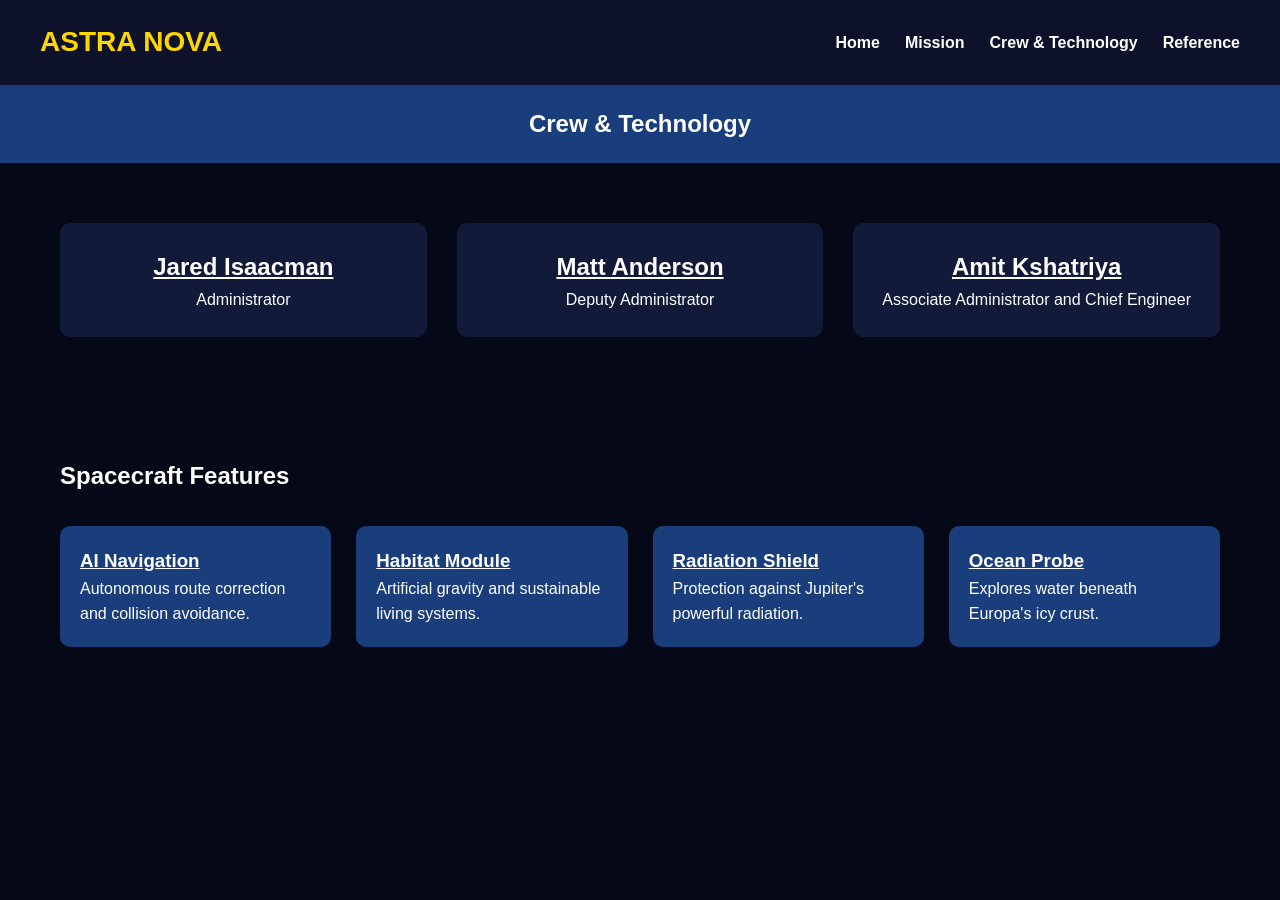
<file: crew.html>
<!DOCTYPE html>
<html lang="en">

<head>
    <meta charset="UTF-8">
    <meta name="viewport" content="width=device-width, initial-scale=1.0">
    <title>Crew & Technology</title>
    <link rel="stylesheet" href="style.css">
</head>

<body>

    <header>
        <div class="logo">ASTRA NOVA</div>

        <nav>
            <ul>
                <li><a href="index.html">Home</a></li>
                <li><a href="mission.html">Mission</a></li>
                <li><a href="crew.html">Crew & Technology</a></li>
                <li><a href="reference.html">Reference</a></li>
            </ul>
        </nav>
    </header>

    <section class="page-header">
        <h1>Crew & Technology</h1>
    </section>

    <section class="crew-grid">       

        <div class="crew-card">
            <h2><a href='https://www.nasa.gov/people/jared-isaacman/' style="color: white;">Jared Isaacman</a></h2>
            <p>Administrator</p>
        </div>

        <div class="crew-card">
            <h2><a href='https://www.nasa.gov/people/matt-anderson/' style="color: white;">Matt Anderson</a></h2>
            <p>Deputy Administrator</p>
        </div>

        <div class="crew-card">
            <h2><a href='https://www.nasa.gov/people/amit-kshatriya/' style="color: white;">Amit Kshatriya</a></h2>
            <p>Associate Administrator and Chief Engineer</p>
        </div>

    </section>

    <section class="content">

        <h2>Spacecraft Features</h2>

        <div class="technology">
           
                <div class="tech-card">
                    <h3> <a href="https://www.nasa.gov/organizations/ocio/dt/super-intelligence/2024-ai-use-cases/" style="color: white;">AI Navigation</a></h3>
                    <p>Autonomous route correction and collision avoidance.</p>
                </div>

                <div class="tech-card">
                    <h3><a href="https://www.nasa.gov/wp-content/uploads/2016/05/8-crusan_habitation_module_tagged.pdf" style="color: white;">Habitat Module</a></h3>
                    <p>Artificial gravity and sustainable living systems.</p>
                </div>

                <div class="tech-card">
                    <h3><a href="https://www.nasa.gov/radiation-protection/" style="color: white;">Radiation Shield</a></h3>
                    <p>Protection against Jupiter's powerful radiation.</p>
                </div>

                <div class="tech-card">
                    <h3><a href="https://science.nasa.gov/earth/explore/the-global-ocean/" style="color: white;">Ocean Probe</a></h3>
                    <p>Explores water beneath Europa's icy crust.</p>
                </div>
           
        </div>

    </section>

    <script src="script.js"></script>

</body>

</html>
</file>
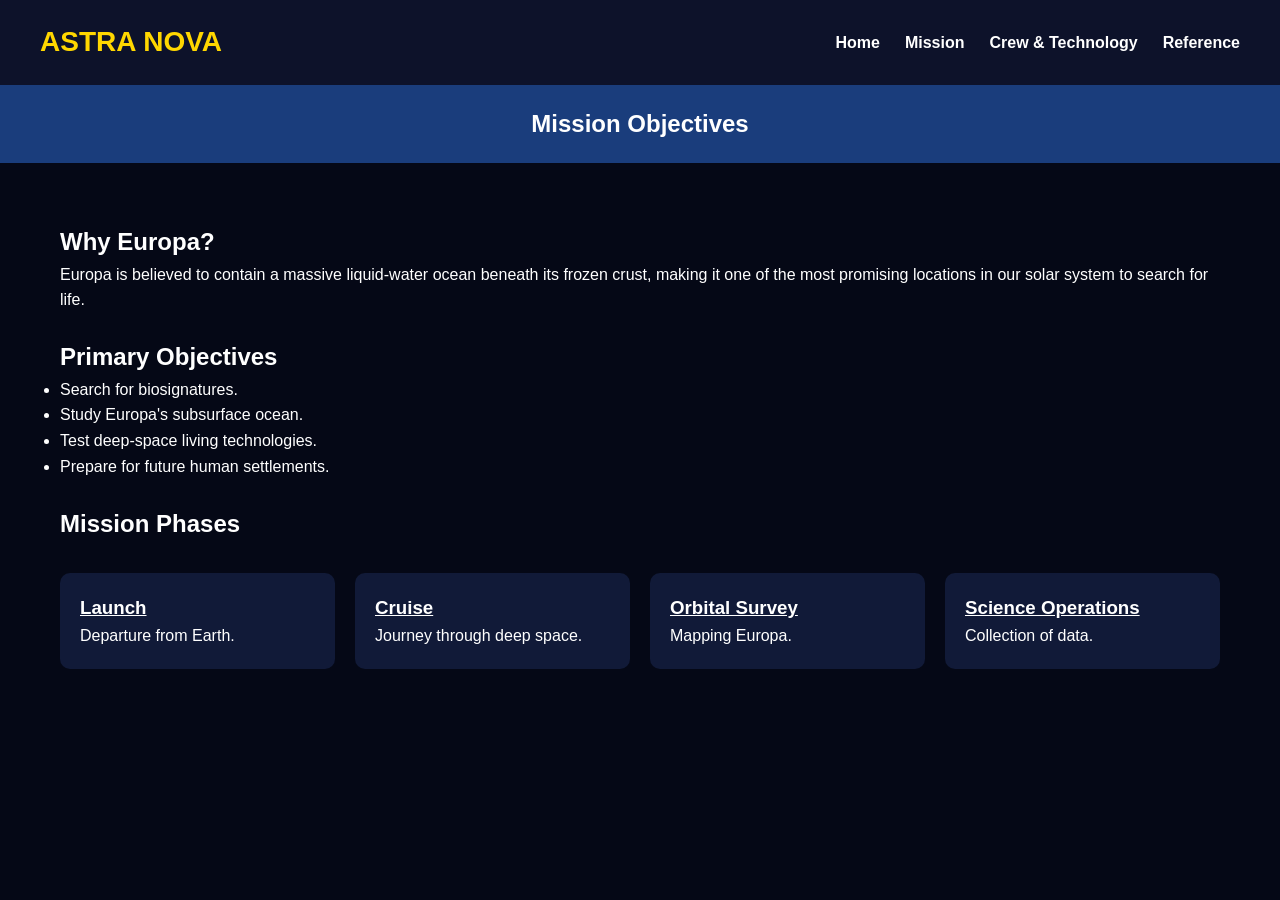
<file: mission.html>
<!DOCTYPE html>
<html lang="en">

<head>
    <meta charset="UTF-8">
    <meta name="viewport" content="width=device-width, initial-scale=1.0">
    <title>Mission | Astra Nova</title>
    <link rel="stylesheet" href="style.css">
</head>

<body>

    <header>
        <div class="logo">ASTRA NOVA</div>

        <nav>
            <ul>
                <li><a href="index.html">Home</a></li>
                <li><a href="mission.html">Mission</a></li>
                <li><a href="crew.html">Crew & Technology</a></li>
                <li><a href="reference.html">Reference</a></li>
            </ul>
        </nav>
    </header>

    <section class="page-header">
        <h1>Mission Objectives</h1>
    </section>

    <section class="content">

        <h2>Why Europa?</h2>

        <p>
            Europa is believed to contain a massive liquid-water ocean
            beneath its frozen crust, making it one of the most promising
            locations in our solar system to search for life.
        </p>
        <br/>
        <h2>Primary Objectives</h2>
        <p>
            <ul>
                <li>Search for biosignatures.</li>
                <li>Study Europa's subsurface ocean.</li>
                <li>Test deep-space living technologies.</li>
                <li>Prepare for future human settlements.</li>
            </ul>
        </p>
         <br/>
        <h2>Mission Phases</h2>

        <div class="phase-container">

            <div class="phase">
                <h3><a href='https://www.nasa.gov/news-release/liftoff-nasa-launches-astronauts-on-historic-artemis-moon-mission/'
                        style="color: white;">Launch</a></h3>
                <p>Departure from Earth.</p>
            </div>

            <div class="phase">
                <h3><a href='https://www.nasa.gov/image-article/cruise-vehicles/' style="color: white;">Cruise</a></h3>
                <p>Journey through deep space.</p>
            </div>

            <div class="phase">
                <h3><a href='https://www.jpl.nasa.gov/blog/2014/5/survey-orbit-a-truly-extaordinary-view'
                        style="color: white;">Orbital Survey</a></h3>
                <p>Mapping Europa.</p>
            </div>

            <div class="phase">
                <h3><a href='https://science.nasa.gov/' style="color: white;">Science Operations</a></h3>
                <p>Collection of data.</p>
            </div>

        </div>

    </section>

    <script src="script.js"></script>

</body>

</html>
</file>
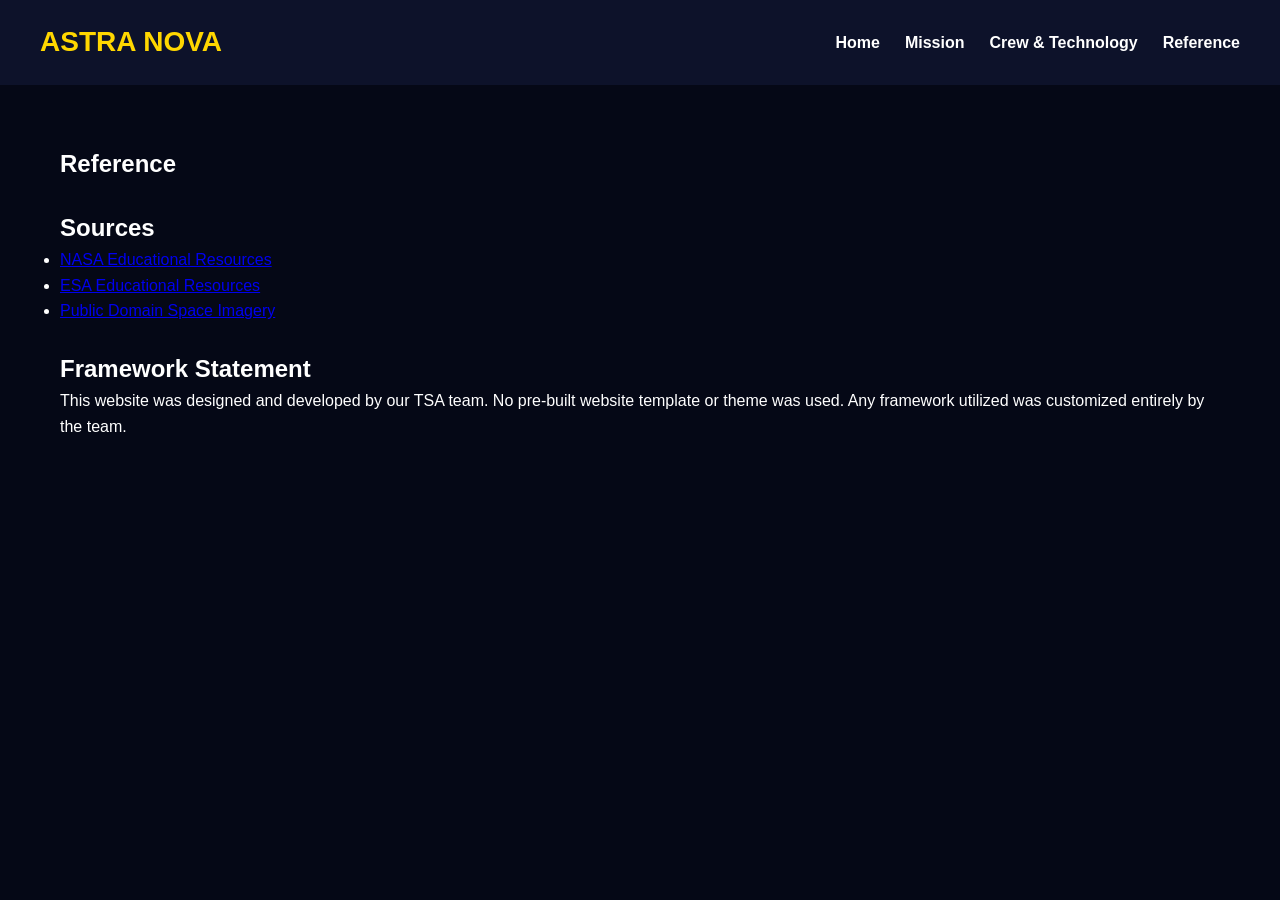
<file: reference.html>
<!DOCTYPE html>
<html lang="en">

<head>
    <meta charset="UTF-8">
    <meta name="viewport" content="width=device-width, initial-scale=1.0">
    <title>Reference</title>
    <link rel="stylesheet" href="style.css">
</head>

<body>

    <header>
        <div class="logo">ASTRA NOVA</div>

        <nav>
            <ul>
                <li><a href="index.html">Home</a></li>
                <li><a href="mission.html">Mission</a></li>
                <li><a href="crew.html">Crew & Technology</a></li>
                <li><a href="reference.html">Reference</a></li>
            </ul>
        </nav>
    </header>

    <section class="content">

        <h1>Reference</h1>
        <br/>
        <h2>Sources</h2>
        <p>
            <ul>
                <li><a href='https://www.nasa.gov/learning-resources/'>NASA Educational Resources</a></li>
                <li><a href='https://education.esa.int/category/teachers_corner/'>ESA Educational Resources</a></li>
                <li><a href='https://pdimagearchive.org/galleries/tags/space/random/desc'>Public Domain Space Imagery</a>
                </li>
            </ul>
        </p>
         <br/>
        <h2>Framework Statement</h2>

        <p>
            This website was designed and developed by our TSA team.
            No pre-built website template or theme was used.
            Any framework utilized was customized entirely by the team.
        </p>

    </section>

</body>

</html>
</file>
<file: style.css>
* {
    margin: 0;
    padding: 0;
    box-sizing: border-box;
}

body {
    font-family: Arial, sans-serif;
    background: #050816;
    color: white;
    line-height: 1.6;
}

header {
    display: flex;
    justify-content: space-between;
    align-items: center;
    padding: 20px 40px;
    background: #0d122a;
    position: sticky;
    top: 0;
    z-index: 100;
}

.logo {
    font-size: 28px;
    font-weight: bold;
    color: #ffd700;
}

nav ul {
    display: flex;
    list-style: none;
}

nav li {
    margin-left: 25px;
}

nav a {
    text-decoration: none;
    color: white;
    font-weight: bold;
    transition: .3s;
}

nav a:hover {
    color: #ffd700;
}

.hero {
    height: 90vh;
    display: flex;
    flex-direction: column;
    justify-content: center;
    align-items: center;
    text-align: center;
    padding: 20px;
    background:
        linear-gradient(rgba(0, 0, 0, .6),
            rgba(0, 0, 0, .8)),
        url("images/space.jpg");
    background-size: cover;
    background-position: center;
}

.hero h1 {
    font-size: 4rem;
    margin-bottom: 20px;
}

.hero p {
    max-width: 700px;
    font-size: 1.2rem;
}

.btn {
    margin-top: 25px;
    padding: 12px 24px;
    background: #ffd700;
    color: #000;
    text-decoration: none;
    font-weight: bold;
    border-radius: 8px;
}

.btn:hover {
    background: white;
}

.cards {
    display: grid;
    grid-template-columns: repeat(auto-fit, minmax(250px, 1fr));
    gap: 25px;
    padding: 60px;
}

.card {
    background: #111a38;
    padding: 25px;
    border-radius: 12px;
    text-align: center;
}

.timeline {
    padding: 60px;
}

.timeline h2 {
    text-align: center;
    margin-bottom: 30px;
}

.timeline-item {
    margin: 15px auto;
    max-width: 500px;
    padding: 15px;
    background: #1a3d7c;
    border-radius: 8px;
}

.page-header {
    padding: 20px 20px;
    text-align: center;
    background: #1a3d7c;
}

.content {
    padding: 60px;
}

.phase-container {
    display: grid;
    grid-template-columns: repeat(auto-fit, minmax(220px, 1fr));
    gap: 20px;
    margin-top: 30px;
}

.phase {
    background: #111a38;
    padding: 20px;
    border-radius: 10px;
}

.crew-grid {
    padding: 60px;
    display: grid;
    grid-template-columns: repeat(auto-fit, minmax(250px, 1fr));
    gap: 30px;
}

.crew-card {
    background: #111a38;
    padding: 25px;
    border-radius: 10px;
    text-align: center;
}

.technology {
    display: grid;
    grid-template-columns: repeat(auto-fit, minmax(250px, 1fr));
    gap: 25px;
    margin-top: 30px;
}

.tech-card {
    background: #1a3d7c;
    padding: 20px;
    border-radius: 10px;
}

#countdown {
    font-size: 2rem;
    margin-top: 20px;
    color: #ffd700;
    font-weight: bold;
}

@media(max-width:768px) {

    header {
        flex-direction: column;
    }

    nav ul {
        flex-direction: column;
        align-items: center;
    }

    nav li {
        margin: 10px 0;
    }

    .hero h1 {
        font-size: 2.5rem;
    }

}
</file>
